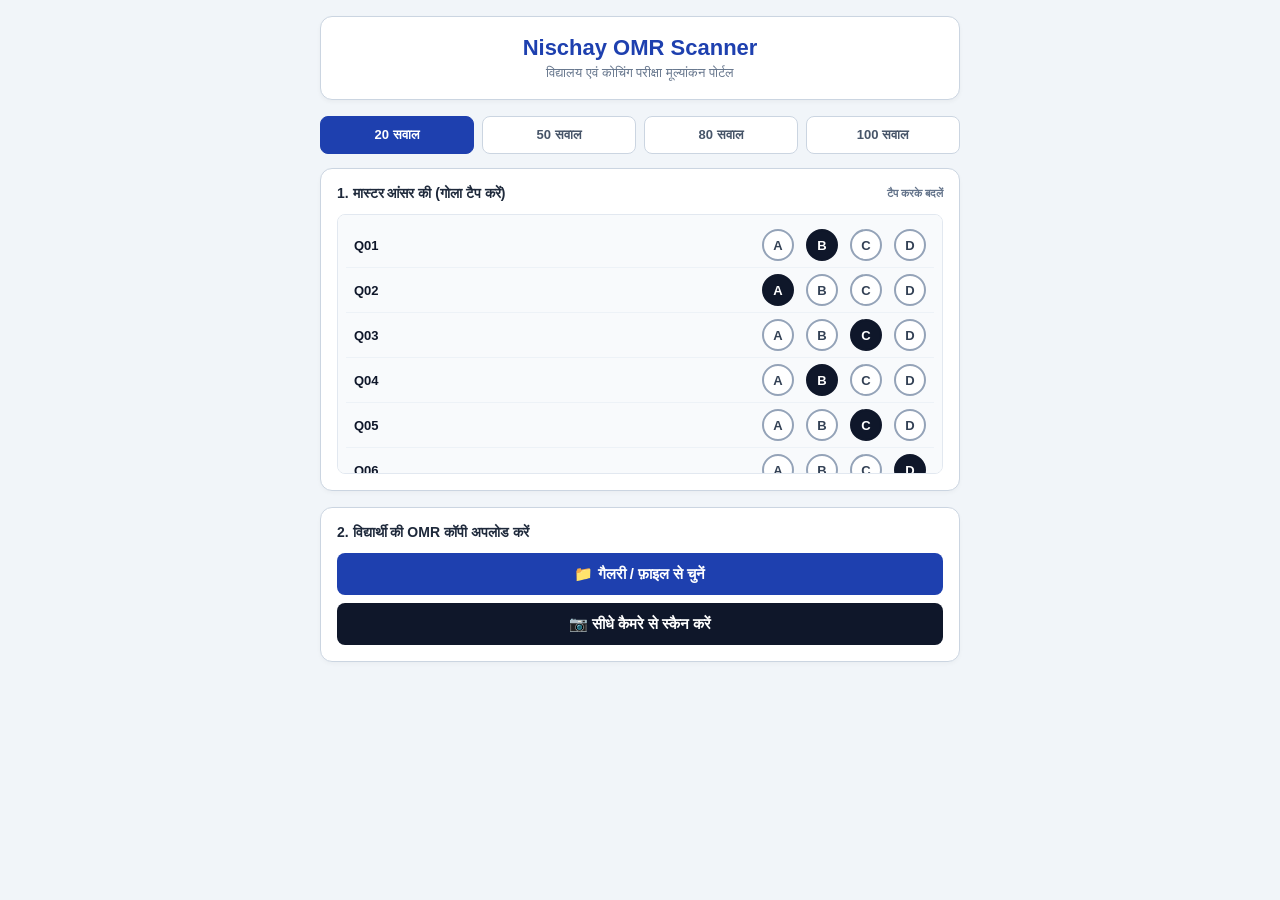
<file: frontend/index.html>
<!DOCTYPE html>
<html lang="hi">
<head>
  <meta charset="UTF-8">
  <meta name="viewport" content="width=device-width, initial-scale=1.0, maximum-scale=1.0, user-scalable=no">
  <title>Nischay OMR Suite</title>
  <link rel="stylesheet" href="style.css">
</head>
<body>

<div class="app-wrapper">
  <header>
    <h1>Nischay OMR Scanner</h1>
    <p>विद्यालय एवं कोचिंग परीक्षा मूल्यांकन पोर्टल</p>
  </header>

  <div class="tabs">
    <div class="tab-btn active" onclick="setQuestions(20)">20 सवाल</div>
    <div class="tab-btn" onclick="setQuestions(50)">50 सवाल</div>
    <div class="tab-btn" onclick="setQuestions(80)">80 सवाल</div>
    <div class="tab-btn" onclick="setQuestions(100)">100 सवाल</div>
  </div>

  <div class="card">
    <div class="card-title">
      <span>1. मास्टर आंसर की (गोला टैप करें)</span>
      <span style="font-size:11px; color:#64748b;">टैप करके बदलें</span>
    </div>
    <div class="bubble-matrix" id="matrixContainer"></div>
  </div>

  <div class="card">
    <div class="card-title">2. विद्यार्थी की OMR कॉपी अपलोड करें</div>
    <input type="file" id="fileUpload" accept="image/*" style="display:none;" onchange="onFileSelected()">
    <button class="btn btn-primary" onclick="document.getElementById('fileUpload').click()">
      📁 गैलरी / फ़ाइल से चुनें
    </button>
    <button class="btn btn-dark" onclick="triggerCamera()">
      📷 सीधे कैमरे से स्कैन करें
    </button>
  </div>

  <div class="loader" id="loader">शीट का विश्लेषण हो रहा है... कृपया रुकें</div>

  <div class="results-panel" id="resultsPanel">
    <div class="score-banner">
      <h3>कुल प्राप्तांक (Score)</h3>
      <div class="number" id="scoreDisplay">0 / 20</div>
      <div class="breakdown">
        <div class="breakdown-box"><div class="b-val" id="cntCor">0</div><div class="b-lbl">सही</div></div>
        <div class="breakdown-box"><div class="b-val" id="cntWro">0</div><div class="b-lbl">गलत</div></div>
        <div class="breakdown-box"><div class="b-val" id="cntInv">0</div><div class="b-lbl">अमान्य</div></div>
        <div class="breakdown-box"><div class="b-val" id="cntSkp">0</div><div class="b-lbl">छोड़ा</div></div>
      </div>
    </div>

    <button class="btn btn-green" onclick="downloadExcel()">
      📥 मार्कशीट एक्सेल (.xlsx) डाउनलोड करें
    </button>

    <div class="card" style="margin-top:16px; overflow-x:auto;">
      <div class="card-title">प्रश्न-वार विस्तृत रिपोर्ट</div>
      <div id="tableContainer"></div>
    </div>
  </div>
</div>

<script src="app.js"></script>
</body>
</html>
</file>
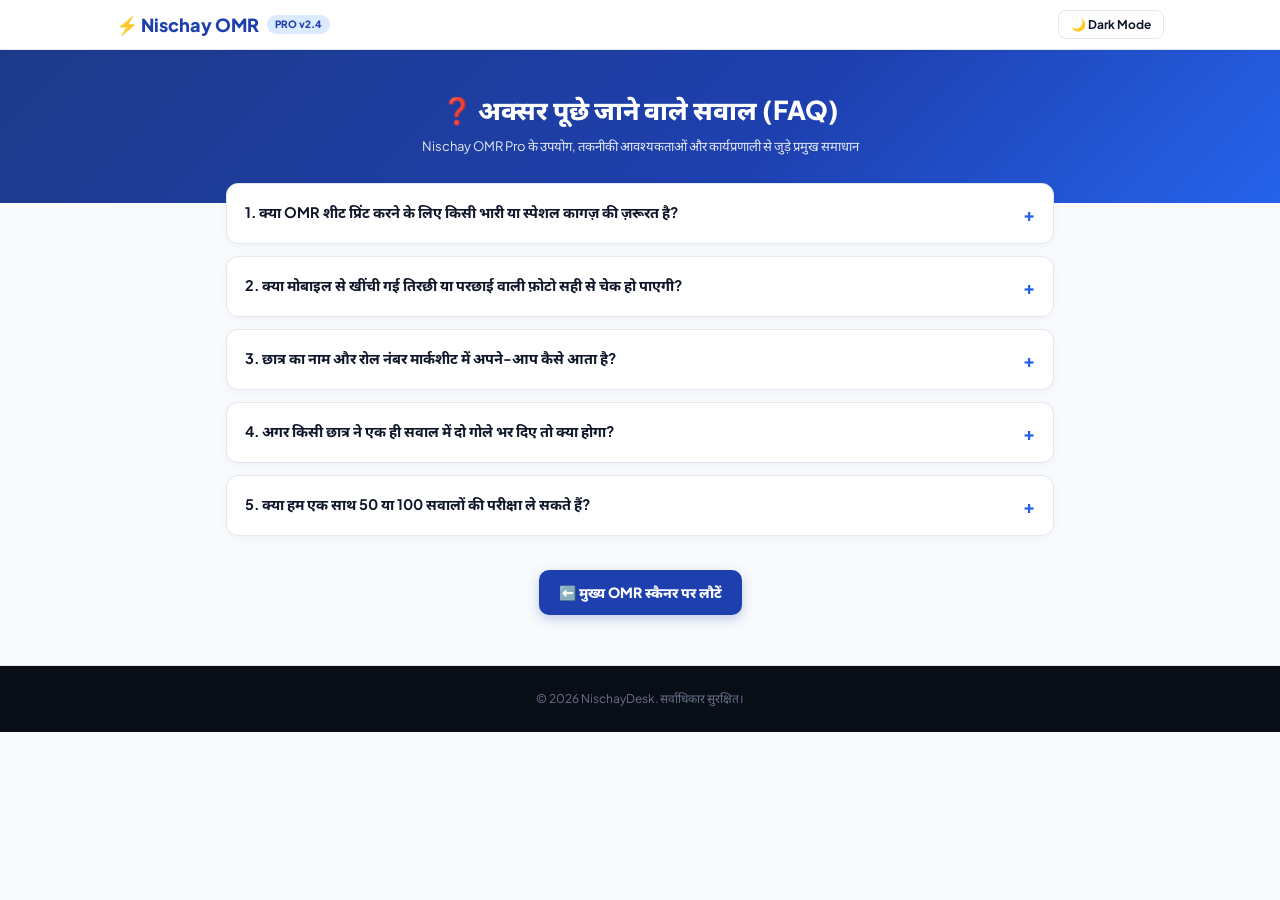
<file: faq.html>
<!DOCTYPE html>
<html lang="hi">
<head>
  <meta charset="UTF-8">
  <meta name="viewport" content="width=device-width, initial-scale=1.0, maximum-scale=1.0, user-scalable=no">
  <title>Frequently Asked Questions - Nischay OMR Pro</title>
  <link rel="preconnect" href="https://fonts.googleapis.com">
  <link rel="preconnect" href="https://fonts.gstatic.com" crossorigin>
  <link href="https://fonts.googleapis.com/css2?family=Plus+Jakarta+Sans:wght@500;600;700;800&family=Noto+Sans+Devanagari:wght@500;600;700;800&display=swap" rel="stylesheet">
  <link rel="stylesheet" href="style.css">
  <style>
    /* Blue Loading Screen Animation */
    #pageLoader {
      position: fixed;
      inset: 0;
      background: #ffffff;
      z-index: 9999;
      display: flex;
      flex-direction: column;
      align-items: center;
      justify-content: center;
      transition: opacity 0.3s ease, visibility 0.3s ease;
    }
    body.dark-mode #pageLoader {
      background: #0b0f19;
    }
    .blue-spinner {
      width: 48px;
      height: 48px;
      border: 4px solid #dbeafe;
      border-top-color: #2563eb;
      border-radius: 50%;
      animation: spin 0.8s linear infinite;
    }
    .loader-text {
      margin-top: 14px;
      font-size: 13px;
      font-weight: 700;
      color: #1e40af;
      letter-spacing: 0.5px;
    }
    body.dark-mode .loader-text {
      color: #60a5fa;
    }
    @keyframes spin {
      to { transform: rotate(360deg); }
    }

    .page-header {
      background: linear-gradient(135deg, #1e3a8a 0%, #1e40af 60%, #2563eb 100%);
      color: #ffffff;
      padding: 40px 18px 46px;
      text-align: center;
    }
    .page-header h1 {
      font-size: 26px;
      font-weight: 800;
      margin-bottom: 8px;
    }
    .page-header p {
      font-size: 13px;
      color: #e2e8f0;
      max-width: 650px;
      margin: 0 auto;
    }
    .content-body {
      max-width: 860px;
      margin: -20px auto 50px;
      padding: 0 16px;
    }
    .faq-card {
      background: var(--card-bg, #ffffff);
      border: 1px solid var(--card-border, #e2e8f0);
      border-radius: 12px;
      margin-bottom: 12px;
      overflow: hidden;
      box-shadow: 0 2px 8px rgba(15, 23, 42, 0.04);
    }
    .faq-q {
      padding: 16px 18px;
      font-size: 14.5px;
      font-weight: 700;
      cursor: pointer;
      display: flex;
      justify-content: space-between;
      align-items: center;
      color: var(--text-main, #0f172a);
      user-select: none;
    }
    .faq-q:hover {
      background: var(--section-alt, #f8fafc);
    }
    .faq-a {
      display: none;
      padding: 0 18px 16px;
      font-size: 13.5px;
      color: var(--text-muted, #475569);
      line-height: 1.8;
      border-top: 1px solid var(--card-border, #e2e8f0);
      padding-top: 12px;
    }
    .faq-icon {
      font-size: 18px;
      color: #2563eb;
      font-weight: 800;
    }
    .btn-back-home {
      display: inline-flex;
      align-items: center;
      gap: 8px;
      background: #1e40af;
      color: #ffffff;
      text-decoration: none;
      padding: 12px 20px;
      border-radius: 10px;
      font-weight: 800;
      font-size: 14px;
      margin-top: 10px;
      box-shadow: 0 4px 12px rgba(30, 64, 175, 0.25);
    }
  </style>
</head>
<body>

  <!-- Blue Loader -->
  <div id="pageLoader">
    <div class="blue-spinner"></div>
    <div class="loader-text">Nischay OMR Pro लोड हो रहा है...</div>
  </div>

  <!-- Navbar -->
  <nav class="top-navbar">
    <div class="nav-container">
      <a href="index.html" class="brand-logo">
        ⚡ Nischay OMR <span class="brand-badge">PRO v2.4</span>
      </a>
      <div class="nav-right-tools">
        <button class="nav-ctrl-btn" id="themeToggleBtn" onclick="toggleTheme()">🌙 Theme</button>
      </div>
    </div>
  </nav>

  <!-- Header -->
  <header class="page-header">
    <h1>❓ अक्सर पूछे जाने वाले सवाल (FAQ)</h1>
    <p>Nischay OMR Pro के उपयोग, तकनीकी आवश्यकताओं और कार्यप्रणाली से जुड़े प्रमुख समाधान</p>
  </header>

  <div class="content-body">

    <div class="faq-card">
      <div class="faq-q" onclick="toggleFaqLocal(1)">
        <span>1. क्या OMR शीट प्रिंट करने के लिए किसी भारी या स्पेशल कागज़ की ज़रूरत है?</span>
        <span class="faq-icon" id="fi-1">+</span>
      </div>
      <div class="faq-a" id="fa-1">
        बिल्कुल नहीं! आप अपनी कोचिंग या स्कूल की OMR शीट किसी भी साधारण फोटोकॉपी (70 या 75 GSM) कागज़ पर सामान्य लेज़र प्रिंटर या ज़ेरॉक्स मशीन से प्रिंट करा सकते हैं। हमारा न्यूरल विज़न इंजन सादे कागज़ पर भी 100% सटीकता से काम करता है।
      </div>
    </div>

    <div class="faq-card">
      <div class="faq-q" onclick="toggleFaqLocal(2)">
        <span>2. क्या मोबाइल से खींची गई तिरछी या परछाई वाली फ़ोटो सही से चेक हो पाएगी?</span>
        <span class="faq-icon" id="fi-2">+</span>
      </div>
      <div class="faq-a" id="fa-2">
        हाँ, Nischay OMR Pro में 4-पॉइंट ऑटो-डेस्क्यू और पर्सपेक्टिव करेक्शन इंजन लगा है। अगर फ़ोटो थोड़ी तिरछी भी है, तो सिस्टम कोनों के मार्कर पहचानकर शीट को डिजिटल रूप से 90° सीधा कर लेता है और शैडो-फ़िल्टरिंग द्वारा परछाई को हटाकर सिर्फ़ भरे हुए गोले पहचानता है।
      </div>
    </div>

    <div class="faq-card">
      <div class="faq-q" onclick="toggleFaqLocal(3)">
        <span>3. छात्र का नाम और रोल नंबर मार्कशीट में अपने-आप कैसे आता है?</span>
        <span class="faq-icon" id="fi-3">+</span>
      </div>
      <div class="faq-a" id="fa-3">
        हमारा AI मॉडल ओएमआर बबल्स के साथ-साथ शीट के ऊपरी हिस्से में लिखे CANDIDATE NAME और ROLL NUMBER को हैंड-रिटन OCR से पढ़ता है और उसे मार्कशीट व एक्सेल रिपोर्ट में दर्ज कर देता है।
      </div>
    </div>

    <div class="faq-card">
      <div class="faq-q" onclick="toggleFaqLocal(4)">
        <span>4. अगर किसी छात्र ने एक ही सवाल में दो गोले भर दिए तो क्या होगा?</span>
        <span class="faq-icon" id="fi-4">+</span>
      </div>
      <div class="faq-a" id="fa-4">
        सिस्टम उसे तुरंत 'अमान्य' (INVALID) चिह्नित करेगा। उस प्रश्न के लिए 0 अंक दिया जाएगा और स्कोरकार्ड में भी स्पष्ट दिखेगा कि छात्र ने एक से अधिक विकल्प भरे थे।
      </div>
    </div>

    <div class="faq-card">
      <div class="faq-q" onclick="toggleFaqLocal(5)">
        <span>5. क्या हम एक साथ 50 या 100 सवालों की परीक्षा ले सकते हैं?</span>
        <span class="faq-icon" id="fi-5">+</span>
      </div>
      <div class="faq-a" id="fa-5">
        जी हाँ! मुख्य स्कैनर कंसोल पर आप 5 से लेकर 100 सवालों तक की कोई भी संख्या स्लाइडर से चुन सकते हैं। मास्टर उत्तर कुंजी का ग्रिड अपने-आप उतने सवालों के लिए तैयार हो जाएगा।
      </div>
    </div>

    <div style="text-align: center; margin-top: 24px;">
      <a href="index.html" class="btn-back-home">⬅️ मुख्य OMR स्कैनर पर लौटें</a>
    </div>

  </div>

  <footer style="margin-top: 40px; text-align: center; padding: 24px; font-size: 12px; color: #64748b; border-top: 1px solid var(--card-border, #e2e8f0);">
    © 2026 NischayDesk. सर्वाधिकार सुरक्षित।
  </footer>

  <script src="theme_engine.js"></script>
  <script>
    function toggleFaqLocal(id) {
      const a = document.getElementById("fa-" + id);
      const icon = document.getElementById("fi-" + id);
      if (a.style.display === "block") {
        a.style.display = "none";
        icon.innerText = "+";
      } else {
        a.style.display = "block";
        icon.innerText = "−";
      }
    }

    window.addEventListener("load", () => {
      setTimeout(() => {
        const loader = document.getElementById("pageLoader");
        if (loader) {
          loader.style.opacity = "0";
          setTimeout(() => loader.style.display = "none", 300);
        }
      }, 400);
    });
  </script>
</body>
</html>
</file>
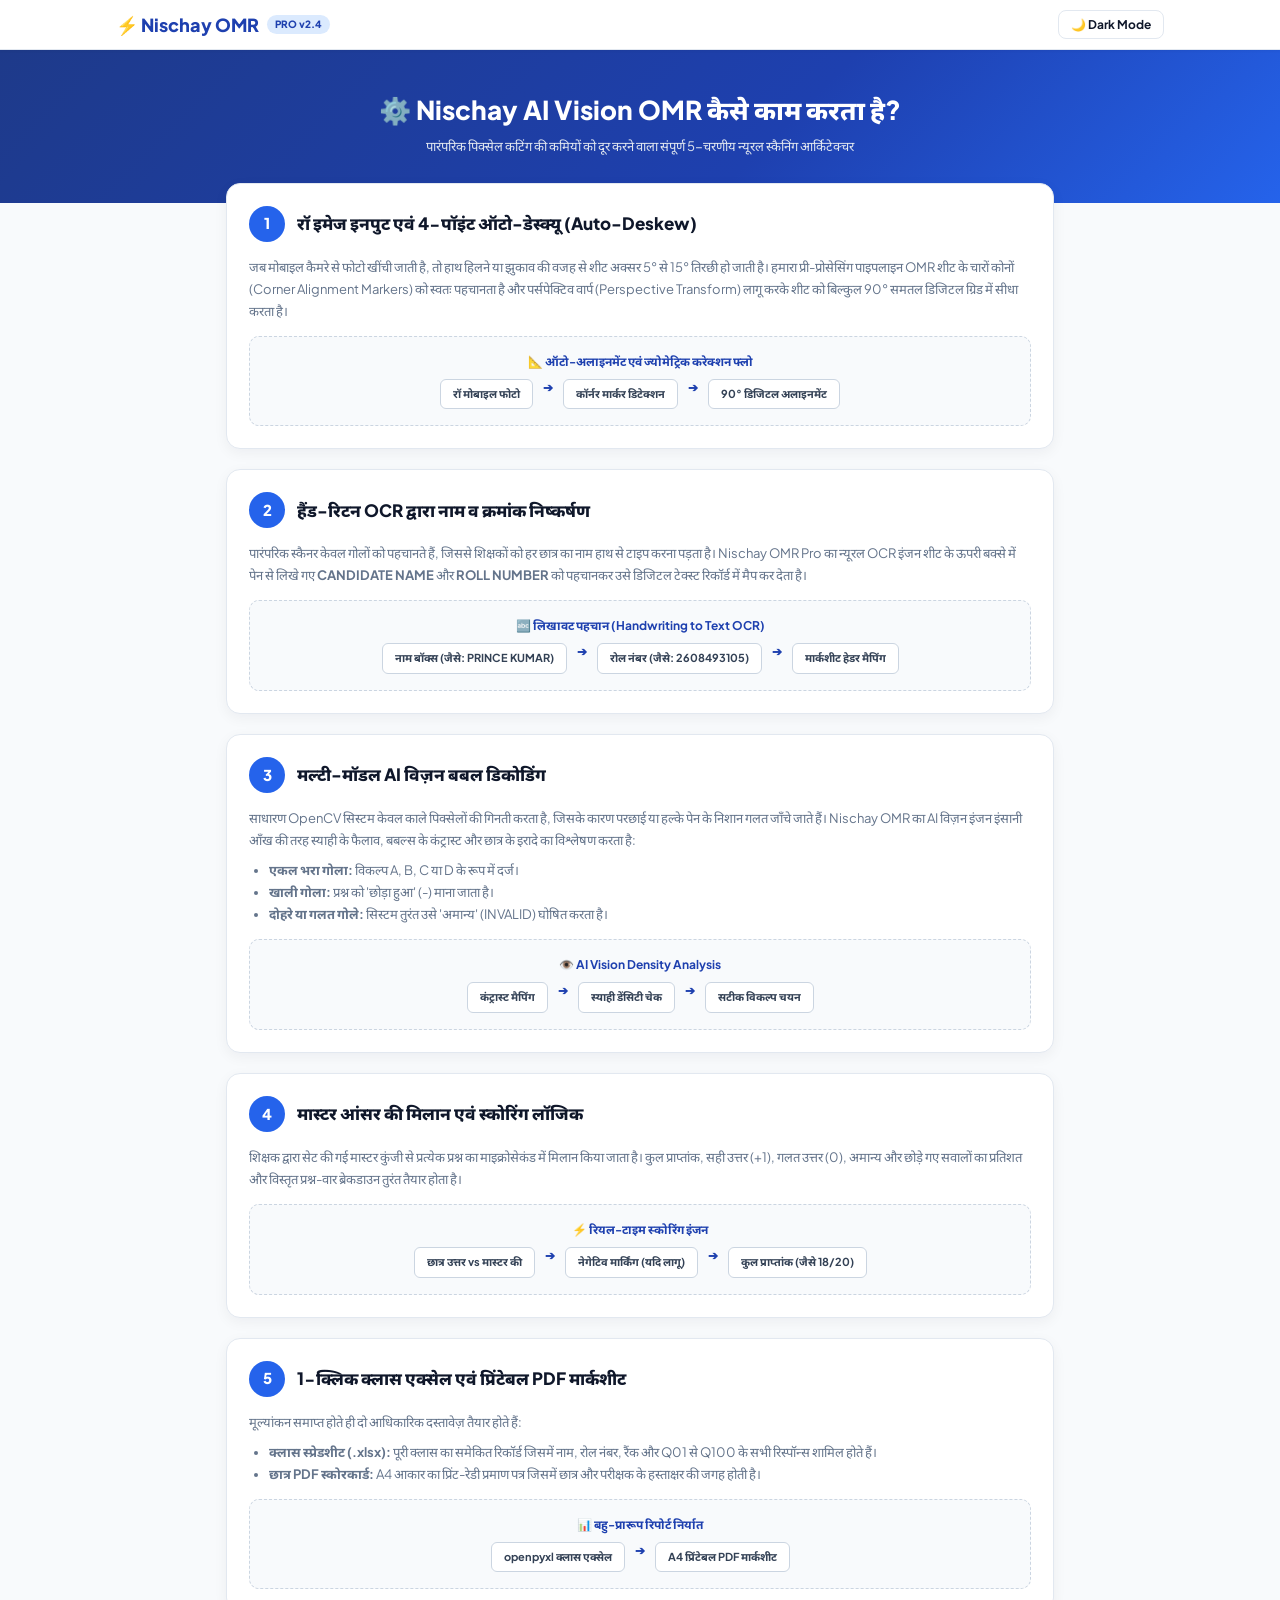
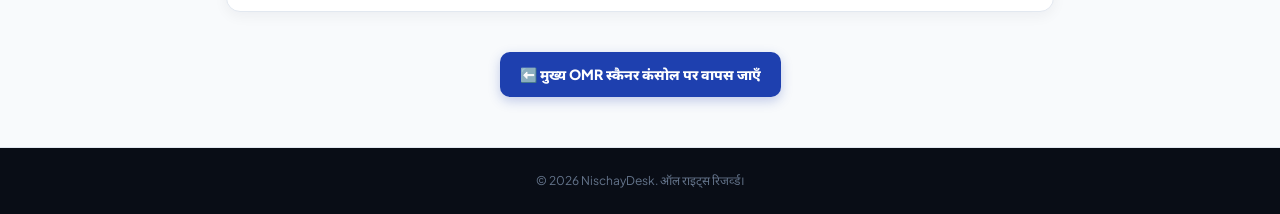
<file: how_its_workes.html>
<!DOCTYPE html>
<html lang="hi">
<head>
  <meta charset="UTF-8">
  <meta name="viewport" content="width=device-width, initial-scale=1.0, maximum-scale=1.0, user-scalable=no">
  <title>How It Works - Nischay OMR Pro AI Architecture</title>
  <link rel="preconnect" href="https://fonts.googleapis.com">
  <link rel="preconnect" href="https://fonts.gstatic.com" crossorigin>
  <link href="https://fonts.googleapis.com/css2?family=Plus+Jakarta+Sans:wght@500;600;700;800&family=Noto+Sans+Devanagari:wght@500;600;700;800&display=swap" rel="stylesheet">
  <link rel="stylesheet" href="style.css">
  <style>
    .page-header {
      background: linear-gradient(135deg, #1e3a8a 0%, #1e40af 60%, #2563eb 100%);
      color: #ffffff;
      padding: 40px 18px 46px;
      text-align: center;
    }
    .page-header h1 {
      font-size: 26px;
      font-weight: 800;
      margin-bottom: 8px;
    }
    .page-header p {
      font-size: 13px;
      color: #e2e8f0;
      max-width: 600px;
      margin: 0 auto;
    }
    .content-body {
      max-width: 860px;
      margin: -20px auto 50px;
      padding: 0 16px;
    }
    .step-card {
      background: var(--card-bg, #ffffff);
      border: 1px solid var(--card-border, #e2e8f0);
      border-radius: 14px;
      padding: 22px;
      margin-bottom: 20px;
      box-shadow: 0 4px 14px rgba(15, 23, 42, 0.05);
    }
    .step-header {
      display: flex;
      align-items: center;
      gap: 12px;
      margin-bottom: 14px;
    }
    .step-badge {
      width: 36px;
      height: 36px;
      background: #2563eb;
      color: #ffffff;
      border-radius: 50%;
      display: flex;
      align-items: center;
      justify-content: center;
      font-weight: 800;
      font-size: 15px;
      flex-shrink: 0;
    }
    .step-title {
      font-size: 17px;
      font-weight: 800;
      color: var(--text-main, #0f172a);
    }
    .step-desc {
      font-size: 13px;
      color: var(--text-muted, #475569);
      line-height: 1.7;
      margin-bottom: 14px;
    }
    .visual-box {
      background: #f8fafc;
      border: 1.5px dashed #cbd5e1;
      border-radius: 10px;
      padding: 16px;
      text-align: center;
      font-size: 12px;
      color: #1e40af;
      font-weight: 700;
      display: flex;
      flex-direction: column;
      gap: 8px;
    }
    body.dark-mode .visual-box {
      background: #131b2e;
      border-color: #334155;
      color: #60a5fa;
    }
    .diagram-row {
      display: flex;
      justify-content: center;
      gap: 10px;
      flex-wrap: wrap;
    }
    .diagram-tag {
      background: #ffffff;
      border: 1px solid #cbd5e1;
      padding: 6px 12px;
      border-radius: 6px;
      font-size: 11px;
      color: #334155;
    }
    body.dark-mode .diagram-tag {
      background: #1e293b;
      border-color: #475569;
      color: #e2e8f0;
    }
    .btn-back-home {
      display: inline-flex;
      align-items: center;
      gap: 8px;
      background: #1e40af;
      color: #ffffff;
      text-decoration: none;
      padding: 12px 20px;
      border-radius: 10px;
      font-weight: 800;
      font-size: 14px;
      margin-top: 10px;
      box-shadow: 0 4px 12px rgba(30, 64, 175, 0.25);
    }
  </style>
</head>
<body>

  <!-- Top Bar -->
  <nav class="top-navbar">
    <div class="nav-container">
      <a href="index.html" class="brand-logo">
        ⚡ Nischay OMR <span class="brand-badge">PRO v2.4</span>
      </a>
      <div class="nav-right-tools">
        <button class="nav-ctrl-btn" id="themeToggleBtn" onclick="toggleTheme()">🌙 Theme</button>
      </div>
    </div>
  </nav>

  <!-- Hero Header -->
  <header class="page-header">
    <h1>⚙️ Nischay AI Vision OMR कैसे काम करता है?</h1>
    <p>पारंपरिक पिक्सेल कटिंग की कमियों को दूर करने वाला संपूर्ण 5-चरणीय न्यूरल स्कैनिंग आर्किटेक्चर</p>
  </header>

  <div class="content-body">

    <!-- Step 1 -->
    <div class="step-card">
      <div class="step-header">
        <div class="step-badge">1</div>
        <div class="step-title">रॉ इमेज इनपुट एवं 4-पॉइंट ऑटो-डेस्क्यू (Auto-Deskew)</div>
      </div>
      <div class="step-desc">
        जब मोबाइल कैमरे से फोटो खींची जाती है, तो हाथ हिलने या झुकाव की वजह से शीट अक्सर 5° से 15° तिरछी हो जाती है। हमारा प्री-प्रोसेसिंग पाइपलाइन OMR शीट के चारों कोनों (Corner Alignment Markers) को स्वतः पहचानता है और पर्सपेक्टिव वार्प (Perspective Transform) लागू करके शीट को बिल्कुल 90° समतल डिजिटल ग्रिड में सीधा करता है।
      </div>
      <div class="visual-box">
        <div>📐 ऑटो-अलाइनमेंट एवं ज्योमेट्रिक करेक्शन फ्लो</div>
        <div class="diagram-row">
          <span class="diagram-tag">रॉ मोबाइल फोटो</span>
          <span>➔</span>
          <span class="diagram-tag">कॉर्नर मार्कर डिटेक्शन</span>
          <span>➔</span>
          <span class="diagram-tag">90° डिजिटल अलाइनमेंट</span>
        </div>
      </div>
    </div>

    <!-- Step 2 -->
    <div class="step-card">
      <div class="step-header">
        <div class="step-badge">2</div>
        <div class="step-title">हैंड-रिटन OCR द्वारा नाम व क्रमांक निष्कर्षण</div>
      </div>
      <div class="step-desc">
        पारंपरिक स्कैनर केवल गोलों को पहचानते हैं, जिससे शिक्षकों को हर छात्र का नाम हाथ से टाइप करना पड़ता है। Nischay OMR Pro का न्यूरल OCR इंजन शीट के ऊपरी बक्से में पेन से लिखे गए <strong>CANDIDATE NAME</strong> और <strong>ROLL NUMBER</strong> को पहचानकर उसे डिजिटल टेक्स्ट रिकॉर्ड में मैप कर देता है।
      </div>
      <div class="visual-box">
        <div>🔤 लिखावट पहचान (Handwriting to Text OCR)</div>
        <div class="diagram-row">
          <span class="diagram-tag">नाम बॉक्स (जैसे: PRINCE KUMAR)</span>
          <span>➔</span>
          <span class="diagram-tag">रोल नंबर (जैसे: 2608493105)</span>
          <span>➔</span>
          <span class="diagram-tag">मार्कशीट हेडर मैपिंग</span>
        </div>
      </div>
    </div>

    <!-- Step 3 -->
    <div class="step-card">
      <div class="step-header">
        <div class="step-badge">3</div>
        <div class="step-title">मल्टी-मॉडल AI विज़न बबल डिकोडिंग</div>
      </div>
      <div class="step-desc">
        साधारण OpenCV सिस्टम केवल काले पिक्सेलों की गिनती करता है, जिसके कारण परछाई या हल्के पेन के निशान गलत जाँचे जाते हैं। Nischay OMR का AI विज़न इंजन इंसानी आँख की तरह स्याही के फैलाव, बबल्स के कंट्रास्ट और छात्र के इरादे का विश्लेषण करता है:
        <ul style="margin-top: 8px; padding-left: 20px;">
          <li><strong>एकल भरा गोला:</strong> विकल्प A, B, C या D के रूप में दर्ज।</li>
          <li><strong>खाली गोला:</strong> प्रश्न को 'छोड़ा हुआ' (-) माना जाता है।</li>
          <li><strong>दोहरे या गलत गोले:</strong> सिस्टम तुरंत उसे 'अमान्य' (INVALID) घोषित करता है।</li>
        </ul>
      </div>
      <div class="visual-box">
        <div>👁️ AI Vision Density Analysis</div>
        <div class="diagram-row">
          <span class="diagram-tag">कंट्रास्ट मैपिंग</span>
          <span>➔</span>
          <span class="diagram-tag">स्याही डेंसिटी चेक</span>
          <span>➔</span>
          <span class="diagram-tag">सटीक विकल्प चयन</span>
        </div>
      </div>
    </div>

    <!-- Step 4 -->
    <div class="step-card">
      <div class="step-header">
        <div class="step-badge">4</div>
        <div class="step-title">मास्टर आंसर की मिलान एवं स्कोरिंग लॉजिक</div>
      </div>
      <div class="step-desc">
        शिक्षक द्वारा सेट की गई मास्टर कुंजी से प्रत्येक प्रश्न का माइक्रोसेकंड में मिलान किया जाता है। कुल प्राप्तांक, सही उत्तर (+1), गलत उत्तर (0), अमान्य और छोड़े गए सवालों का प्रतिशत और विस्तृत प्रश्न-वार ब्रेकडाउन तुरंत तैयार होता है।
      </div>
      <div class="visual-box">
        <div>⚡ रियल-टाइम स्कोरिंग इंजन</div>
        <div class="diagram-row">
          <span class="diagram-tag">छात्र उत्तर vs मास्टर की</span>
          <span>➔</span>
          <span class="diagram-tag">नेगेटिव मार्किंग (यदि लागू)</span>
          <span>➔</span>
          <span class="diagram-tag">कुल प्राप्तांक (जैसे 18/20)</span>
        </div>
      </div>
    </div>

    <!-- Step 5 -->
    <div class="step-card">
      <div class="step-header">
        <div class="step-badge">5</div>
        <div class="step-title">1-क्लिक क्लास एक्सेल एवं प्रिंटेबल PDF मार्कशीट</div>
      </div>
      <div class="step-desc">
        मूल्यांकन समाप्त होते ही दो आधिकारिक दस्तावेज़ तैयार होते हैं:
        <ul style="margin-top: 8px; padding-left: 20px;">
          <li><strong>क्लास स्प्रेडशीट (.xlsx):</strong> पूरी क्लास का समेकित रिकॉर्ड जिसमें नाम, रोल नंबर, रैंक और Q01 से Q100 के सभी रिस्पॉन्स शामिल होते हैं।</li>
          <li><strong>छात्र PDF स्कोरकार्ड:</strong> A4 आकार का प्रिंट-रेडी प्रमाण पत्र जिसमें छात्र और परीक्षक के हस्ताक्षर की जगह होती है।</li>
        </ul>
      </div>
      <div class="visual-box">
        <div>📊 बहु-प्रारूप रिपोर्ट निर्यात</div>
        <div class="diagram-row">
          <span class="diagram-tag">openpyxl क्लास एक्सेल</span>
          <span>➔</span>
          <span class="diagram-tag">A4 प्रिंटेबल PDF मार्कशीट</span>
        </div>
      </div>
    </div>

    <!-- Action Link -->
    <div style="text-align: center; margin-top: 30px;">
      <a href="index.html" class="btn-back-home">
        ⬅️ मुख्य OMR स्कैनर कंसोल पर वापस जाएँ
      </a>
    </div>

  </div>

  <footer style="margin-top: 40px; text-align: center; padding: 24px; font-size: 12px; color: #64748b; border-top: 1px solid var(--card-border, #e2e8f0);">
    © 2026 NischayDesk. ऑल राइट्स रिजर्व्ड।
  </footer>

  <script src="theme_engine.js"></script>
</body>
</html>
</file>
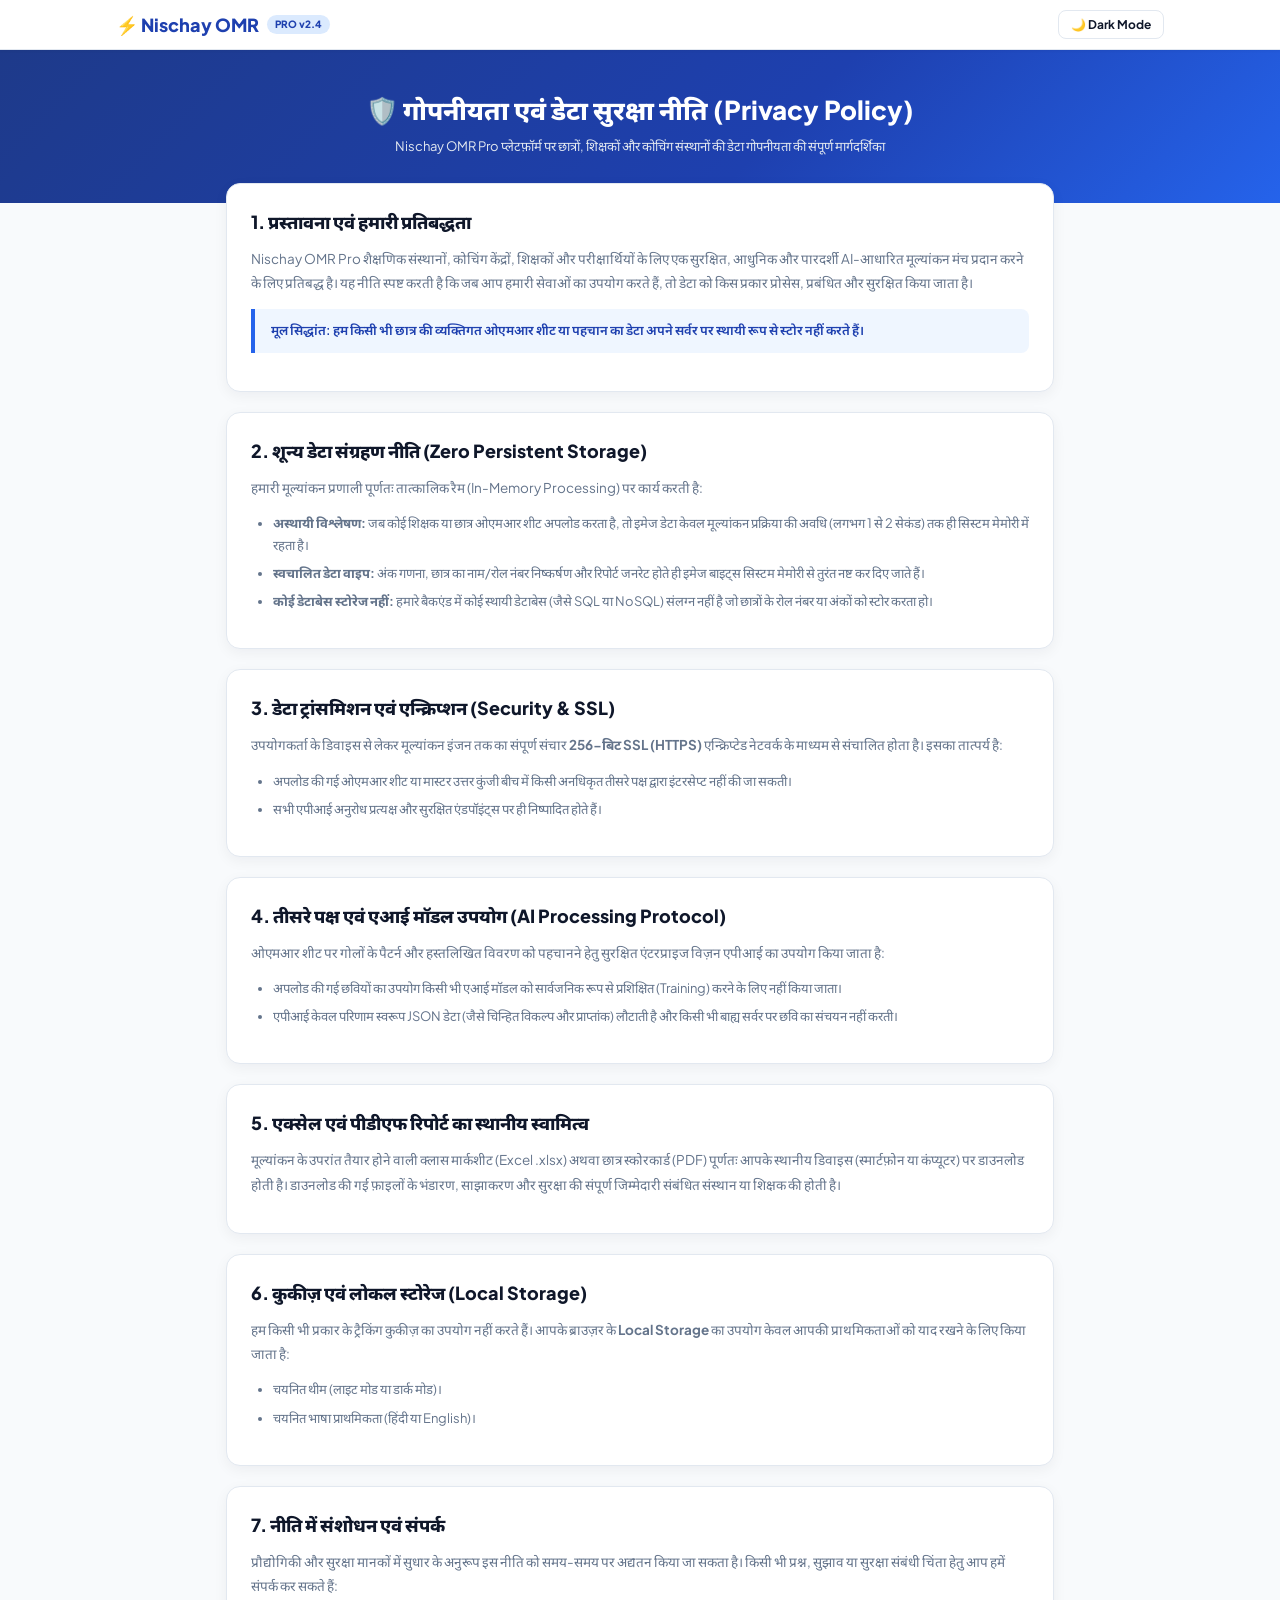
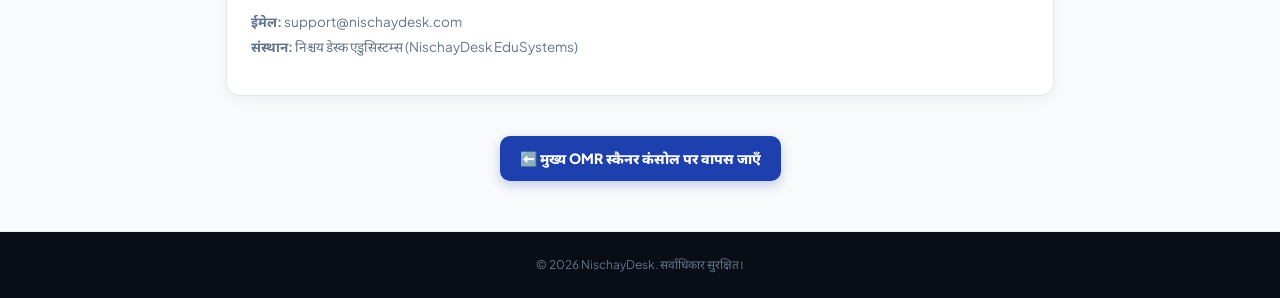
<file: privacy.html>
<!DOCTYPE html>
<html lang="hi">
<head>
  <meta charset="UTF-8">
  <meta name="viewport" content="width=device-width, initial-scale=1.0, maximum-scale=1.0, user-scalable=no">
  <title>Privacy Policy - Nischay OMR Pro Data Governance</title>
  <link rel="preconnect" href="https://fonts.googleapis.com">
  <link rel="preconnect" href="https://fonts.gstatic.com" crossorigin>
  <link href="https://fonts.googleapis.com/css2?family=Plus+Jakarta+Sans:wght@500;600;700;800&family=Noto+Sans+Devanagari:wght@500;600;700;800&display=swap" rel="stylesheet">
  <link rel="stylesheet" href="style.css">
  <style>
    .page-header {
      background: linear-gradient(135deg, #1e3a8a 0%, #1e40af 60%, #2563eb 100%);
      color: #ffffff;
      padding: 40px 18px 46px;
      text-align: center;
    }
    .page-header h1 {
      font-size: 26px;
      font-weight: 800;
      margin-bottom: 8px;
    }
    .page-header p {
      font-size: 13px;
      color: #e2e8f0;
      max-width: 650px;
      margin: 0 auto;
    }
    .content-body {
      max-width: 860px;
      margin: -20px auto 50px;
      padding: 0 16px;
    }
    .policy-card {
      background: var(--card-bg, #ffffff);
      border: 1px solid var(--card-border, #e2e8f0);
      border-radius: 14px;
      padding: 24px;
      margin-bottom: 20px;
      box-shadow: 0 4px 14px rgba(15, 23, 42, 0.05);
    }
    .policy-card h2 {
      font-size: 18px;
      font-weight: 800;
      color: var(--text-main, #0f172a);
      margin-bottom: 12px;
      display: flex;
      align-items: center;
      gap: 10px;
    }
    .policy-card p {
      font-size: 13.5px;
      color: var(--text-muted, #475569);
      line-height: 1.8;
      margin-bottom: 12px;
    }
    .policy-card ul {
      padding-left: 22px;
      margin-bottom: 12px;
    }
    .policy-card li {
      font-size: 13px;
      color: var(--text-muted, #475569);
      line-height: 1.7;
      margin-bottom: 6px;
    }
    .highlight-badge {
      background: #eff6ff;
      border-left: 4px solid #2563eb;
      padding: 12px 16px;
      border-radius: 0 8px 8px 0;
      font-size: 13px;
      color: #1e40af;
      font-weight: 600;
      margin: 14px 0;
    }
    body.dark-mode .highlight-badge {
      background: #131b2e;
      border-left-color: #3b82f6;
      color: #93c5fd;
    }
    .btn-back-home {
      display: inline-flex;
      align-items: center;
      gap: 8px;
      background: #1e40af;
      color: #ffffff;
      text-decoration: none;
      padding: 12px 20px;
      border-radius: 10px;
      font-weight: 800;
      font-size: 14px;
      margin-top: 10px;
      box-shadow: 0 4px 12px rgba(30, 64, 175, 0.25);
    }
  </style>
</head>
<body>

  <!-- Top Bar -->
  <nav class="top-navbar">
    <div class="nav-container">
      <a href="index.html" class="brand-logo">
        ⚡ Nischay OMR <span class="brand-badge">PRO v2.4</span>
      </a>
      <div class="nav-right-tools">
        <button class="nav-ctrl-btn" id="themeToggleBtn" onclick="toggleTheme()">🌙 Theme</button>
      </div>
    </div>
  </nav>

  <!-- Page Header -->
  <header class="page-header">
    <h1>🛡️ गोपनीयता एवं डेटा सुरक्षा नीति (Privacy Policy)</h1>
    <p>Nischay OMR Pro प्लेटफ़ॉर्म पर छात्रों, शिक्षकों और कोचिंग संस्थानों की डेटा गोपनीयता की संपूर्ण मार्गदर्शिका</p>
  </header>

  <div class="content-body">

    <!-- Section 1 -->
    <div class="policy-card">
      <h2>1. प्रस्तावना एवं हमारी प्रतिबद्धता</h2>
      <p>
        Nischay OMR Pro शैक्षणिक संस्थानों, कोचिंग केंद्रों, शिक्षकों और परीक्षार्थियों के लिए एक सुरक्षित, आधुनिक और पारदर्शी AI-आधारित मूल्यांकन मंच प्रदान करने के लिए प्रतिबद्ध है। यह नीति स्पष्ट करती है कि जब आप हमारी सेवाओं का उपयोग करते हैं, तो डेटा को किस प्रकार प्रोसेस, प्रबंधित और सुरक्षित किया जाता है।
      </p>
      <div class="highlight-badge">
        मूल सिद्धांत: हम किसी भी छात्र की व्यक्तिगत ओएमआर शीट या पहचान का डेटा अपने सर्वर पर स्थायी रूप से स्टोर नहीं करते हैं।
      </div>
    </div>

    <!-- Section 2 -->
    <div class="policy-card">
      <h2>2. शून्य डेटा संग्रहण नीति (Zero Persistent Storage)</h2>
      <p>हमारी मूल्यांकन प्रणाली पूर्णतः तात्कालिक रैम (In-Memory Processing) पर कार्य करती है:</p>
      <ul>
        <li><strong>अस्थायी विश्लेषण:</strong> जब कोई शिक्षक या छात्र ओएमआर शीट अपलोड करता है, तो इमेज डेटा केवल मूल्यांकन प्रक्रिया की अवधि (लगभग 1 से 2 सेकंड) तक ही सिस्टम मेमोरी में रहता है।</li>
        <li><strong>स्वचालित डेटा वाइप:</strong> अंक गणना, छात्र का नाम/रोल नंबर निष्कर्षण और रिपोर्ट जनरेट होते ही इमेज बाइट्स सिस्टम मेमोरी से तुरंत नष्ट कर दिए जाते हैं।</li>
        <li><strong>कोई डेटाबेस स्टोरेज नहीं:</strong> हमारे बैकएंड में कोई स्थायी डेटाबेस (जैसे SQL या NoSQL) संलग्न नहीं है जो छात्रों के रोल नंबर या अंकों को स्टोर करता हो।</li>
      </ul>
    </div>

    <!-- Section 3 -->
    <div class="policy-card">
      <h2>3. डेटा ट्रांसमिशन एवं एन्क्रिप्शन (Security & SSL)</h2>
      <p>
        उपयोगकर्ता के डिवाइस से लेकर मूल्यांकन इंजन तक का संपूर्ण संचार <strong>256-बिट SSL (HTTPS)</strong> एन्क्रिप्टेड नेटवर्क के माध्यम से संचालित होता है। इसका तात्पर्य है:
      </p>
      <ul>
        <li>अपलोड की गई ओएमआर शीट या मास्टर उत्तर कुंजी बीच में किसी अनधिकृत तीसरे पक्ष द्वारा इंटरसेप्ट नहीं की जा सकती।</li>
        <li>सभी एपीआई अनुरोध प्रत्यक्ष और सुरक्षित एंडपॉइंट्स पर ही निष्पादित होते हैं।</li>
      </ul>
    </div>

    <!-- Section 4 -->
    <div class="policy-card">
      <h2>4. तीसरे पक्ष एवं एआई मॉडल उपयोग (AI Processing Protocol)</h2>
      <p>
        ओएमआर शीट पर गोलों के पैटर्न और हस्तलिखित विवरण को पहचानने हेतु सुरक्षित एंटरप्राइज विज़न एपीआई का उपयोग किया जाता है:
      </p>
      <ul>
        <li>अपलोड की गई छवियों का उपयोग किसी भी एआई मॉडल को सार्वजनिक रूप से प्रशिक्षित (Training) करने के लिए नहीं किया जाता।</li>
        <li>एपीआई केवल परिणाम स्वरूप JSON डेटा (जैसे चिन्हित विकल्प और प्राप्तांक) लौटाती है और किसी भी बाह्य सर्वर पर छवि का संचयन नहीं करती।</li>
      </ul>
    </div>

    <!-- Section 5 -->
    <div class="policy-card">
      <h2>5. एक्सेल एवं पीडीएफ रिपोर्ट का स्थानीय स्वामित्व</h2>
      <p>
        मूल्यांकन के उपरांत तैयार होने वाली क्लास मार्कशीट (Excel .xlsx) अथवा छात्र स्कोरकार्ड (PDF) पूर्णतः आपके स्थानीय डिवाइस (स्मार्टफ़ोन या कंप्यूटर) पर डाउनलोड होती है। डाउनलोड की गई फ़ाइलों के भंडारण, साझाकरण और सुरक्षा की संपूर्ण जिम्मेदारी संबंधित संस्थान या शिक्षक की होती है।
      </p>
    </div>

    <!-- Section 6 -->
    <div class="policy-card">
      <h2>6. कुकीज़ एवं लोकल स्टोरेज (Local Storage)</h2>
      <p>
        हम किसी भी प्रकार के ट्रैकिंग कुकीज़ का उपयोग नहीं करते हैं। आपके ब्राउज़र के <strong>Local Storage</strong> का उपयोग केवल आपकी प्राथमिकताओं को याद रखने के लिए किया जाता है:
      </p>
      <ul>
        <li>चयनित थीम (लाइट मोड या डार्क मोड)।</li>
        <li>चयनित भाषा प्राथमिकता (हिंदी या English)।</li>
      </ul>
    </div>

    <!-- Section 7 -->
    <div class="policy-card">
      <h2>7. नीति में संशोधन एवं संपर्क</h2>
      <p>
        प्रौद्योगिकी और सुरक्षा मानकों में सुधार के अनुरूप इस नीति को समय-समय पर अद्यतन किया जा सकता है। किसी भी प्रश्न, सुझाव या सुरक्षा संबंधी चिंता हेतु आप हमें संपर्क कर सकते हैं:
      </p>
      <p>
        <strong>ईमेल:</strong> support@nischaydesk.com<br>
        <strong>संस्थान:</strong> निश्चय डेस्क एडुसिस्टम्स (NischayDesk EduSystems)
      </p>
    </div>

    <!-- Back to Console Button -->
    <div style="text-align: center; margin-top: 30px;">
      <a href="index.html" class="btn-back-home">
        ⬅️ मुख्य OMR स्कैनर कंसोल पर वापस जाएँ
      </a>
    </div>

  </div>

  <footer style="margin-top: 40px; text-align: center; padding: 24px; font-size: 12px; color: #64748b; border-top: 1px solid var(--card-border, #e2e8f0);">
    © 2026 NischayDesk. सर्वाधिकार सुरक्षित।
  </footer>

  <script src="theme_engine.js"></script>
</body>
</html>
</file>
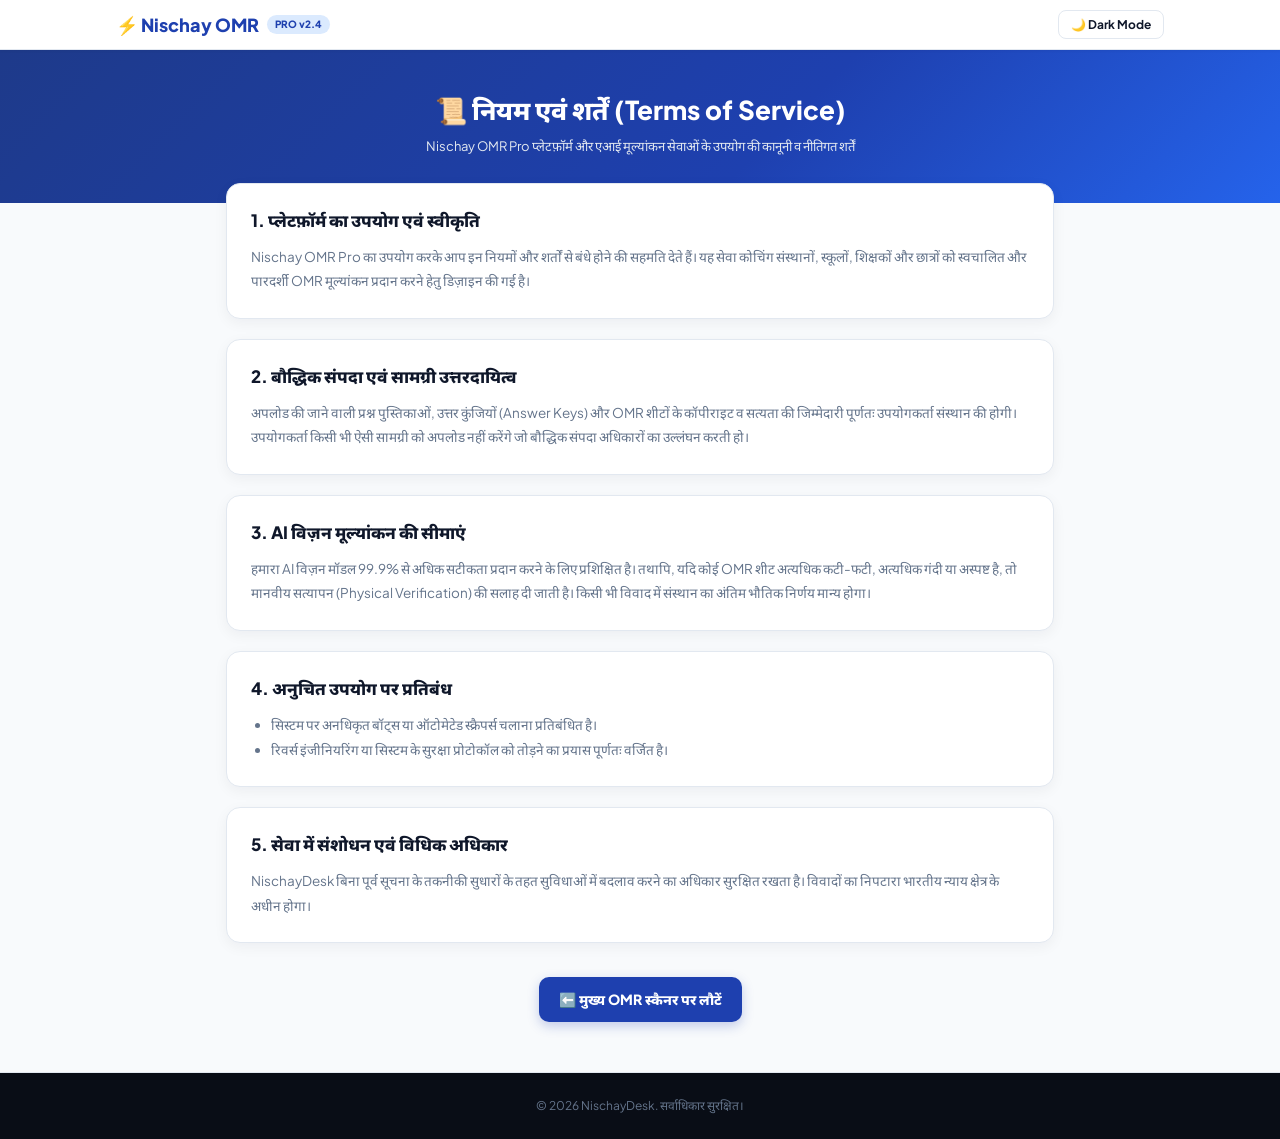
<file: terms.html>
<!DOCTYPE html>
<html lang="hi">
<head>
  <meta charset="UTF-8">
  <meta name="viewport" content="width=device-width, initial-scale=1.0, maximum-scale=1.0, user-scalable=no">
  <title>Terms of Service - Nischay OMR Pro</title>
  <link rel="preconnect" href="https://fonts.googleapis.com">
  <link rel="preconnect" href="https://fonts.gstatic.com" crossorigin>
  <link href="https://fonts.googleapis.com/css2?family=Plus+Jakarta+Sans:wght@500;600;700;800&family=Noto+Sans+Devanagari:wght@500;600;700;800&display=swap" rel="stylesheet">
  <link rel="stylesheet" href="style.css">
  <style>
    /* Blue Loading Screen Animation */
    #pageLoader {
      position: fixed;
      inset: 0;
      background: #ffffff;
      z-index: 9999;
      display: flex;
      flex-direction: column;
      align-items: center;
      justify-content: center;
      transition: opacity 0.3s ease, visibility 0.3s ease;
    }
    body.dark-mode #pageLoader {
      background: #0b0f19;
    }
    .blue-spinner {
      width: 48px;
      height: 48px;
      border: 4px solid #dbeafe;
      border-top-color: #2563eb;
      border-radius: 50%;
      animation: spin 0.8s linear infinite;
    }
    .loader-text {
      margin-top: 14px;
      font-size: 13px;
      font-weight: 700;
      color: #1e40af;
      letter-spacing: 0.5px;
    }
    body.dark-mode .loader-text {
      color: #60a5fa;
    }
    @keyframes spin {
      to { transform: rotate(360deg); }
    }

    .page-header {
      background: linear-gradient(135deg, #1e3a8a 0%, #1e40af 60%, #2563eb 100%);
      color: #ffffff;
      padding: 40px 18px 46px;
      text-align: center;
    }
    .page-header h1 {
      font-size: 26px;
      font-weight: 800;
      margin-bottom: 8px;
    }
    .page-header p {
      font-size: 13px;
      color: #e2e8f0;
      max-width: 650px;
      margin: 0 auto;
    }
    .content-body {
      max-width: 860px;
      margin: -20px auto 50px;
      padding: 0 16px;
    }
    .terms-card {
      background: var(--card-bg, #ffffff);
      border: 1px solid var(--card-border, #e2e8f0);
      border-radius: 14px;
      padding: 24px;
      margin-bottom: 20px;
      box-shadow: 0 4px 14px rgba(15, 23, 42, 0.05);
    }
    .terms-card h2 {
      font-size: 17px;
      font-weight: 800;
      color: var(--text-main, #0f172a);
      margin-bottom: 12px;
    }
    .terms-card p, .terms-card li {
      font-size: 13.5px;
      color: var(--text-muted, #475569);
      line-height: 1.8;
    }
    .terms-card ul {
      padding-left: 20px;
      margin-top: 8px;
    }
    .btn-back-home {
      display: inline-flex;
      align-items: center;
      gap: 8px;
      background: #1e40af;
      color: #ffffff;
      text-decoration: none;
      padding: 12px 20px;
      border-radius: 10px;
      font-weight: 800;
      font-size: 14px;
      margin-top: 10px;
      box-shadow: 0 4px 12px rgba(30, 64, 175, 0.25);
    }
  </style>
</head>
<body>

  <!-- Blue Loader -->
  <div id="pageLoader">
    <div class="blue-spinner"></div>
    <div class="loader-text">Nischay OMR Pro लोड हो रहा है...</div>
  </div>

  <!-- Navbar -->
  <nav class="top-navbar">
    <div class="nav-container">
      <a href="index.html" class="brand-logo">
        ⚡ Nischay OMR <span class="brand-badge">PRO v2.4</span>
      </a>
      <div class="nav-right-tools">
        <button class="nav-ctrl-btn" id="themeToggleBtn" onclick="toggleTheme()">🌙 Theme</button>
      </div>
    </div>
  </nav>

  <!-- Header -->
  <header class="page-header">
    <h1>📜 नियम एवं शर्तें (Terms of Service)</h1>
    <p>Nischay OMR Pro प्लेटफ़ॉर्म और एआई मूल्यांकन सेवाओं के उपयोग की कानूनी व नीतिगत शर्तें</p>
  </header>

  <div class="content-body">
    <div class="terms-card">
      <h2>1. प्लेटफ़ॉर्म का उपयोग एवं स्वीकृति</h2>
      <p>
        Nischay OMR Pro का उपयोग करके आप इन नियमों और शर्तों से बंधे होने की सहमति देते हैं। यह सेवा कोचिंग संस्थानों, स्कूलों, शिक्षकों और छात्रों को स्वचालित और पारदर्शी OMR मूल्यांकन प्रदान करने हेतु डिज़ाइन की गई है।
      </p>
    </div>

    <div class="terms-card">
      <h2>2. बौद्धिक संपदा एवं सामग्री उत्तरदायित्व</h2>
      <p>
        अपलोड की जाने वाली प्रश्न पुस्तिकाओं, उत्तर कुंजियों (Answer Keys) और OMR शीटों के कॉपीराइट व सत्यता की जिम्मेदारी पूर्णतः उपयोगकर्ता संस्थान की होगी। उपयोगकर्ता किसी भी ऐसी सामग्री को अपलोड नहीं करेंगे जो बौद्धिक संपदा अधिकारों का उल्लंघन करती हो।
      </p>
    </div>

    <div class="terms-card">
      <h2>3. AI विज़न मूल्यांकन की सीमाएं</h2>
      <p>
        हमारा AI विज़न मॉडल 99.9% से अधिक सटीकता प्रदान करने के लिए प्रशिक्षित है। तथापि, यदि कोई OMR शीट अत्यधिक कटी-फटी, अत्यधिक गंदी या अस्पष्ट है, तो मानवीय सत्यापन (Physical Verification) की सलाह दी जाती है। किसी भी विवाद में संस्थान का अंतिम भौतिक निर्णय मान्य होगा।
      </p>
    </div>

    <div class="terms-card">
      <h2>4. अनुचित उपयोग पर प्रतिबंध</h2>
      <ul>
        <li>सिस्टम पर अनधिकृत बॉट्स या ऑटोमेटेड स्क्रैपर्स चलाना प्रतिबंधित है।</li>
        <li>रिवर्स इंजीनियरिंग या सिस्टम के सुरक्षा प्रोटोकॉल को तोड़ने का प्रयास पूर्णतः वर्जित है।</li>
      </ul>
    </div>

    <div class="terms-card">
      <h2>5. सेवा में संशोधन एवं विधिक अधिकार</h2>
      <p>
        NischayDesk बिना पूर्व सूचना के तकनीकी सुधारों के तहत सुविधाओं में बदलाव करने का अधिकार सुरक्षित रखता है। विवादों का निपटारा भारतीय न्याय क्षेत्र के अधीन होगा।
      </p>
    </div>

    <div style="text-align: center; margin-top: 24px;">
      <a href="index.html" class="btn-back-home">⬅️ मुख्य OMR स्कैनर पर लौटें</a>
    </div>
  </div>

  <footer style="margin-top: 40px; text-align: center; padding: 24px; font-size: 12px; color: #64748b; border-top: 1px solid var(--card-border, #e2e8f0);">
    © 2026 NischayDesk. सर्वाधिकार सुरक्षित।
  </footer>

  <script src="theme_engine.js"></script>
  <script>
    window.addEventListener("load", () => {
      setTimeout(() => {
        const loader = document.getElementById("pageLoader");
        if (loader) {
          loader.style.opacity = "0";
          setTimeout(() => loader.style.display = "none", 300);
        }
      }, 400);
    });
  </script>
</body>
</html>
</file>
<file: frontend/style.css>
:root {
  --primary: #1e40af;
  --primary-hover: #1d4ed8;
  --success: #15803d;
  --danger: #b91c1c;
  --warning: #b45309;
  --bg: #f1f5f9;
  --card: #ffffff;
  --border: #cbd5e1;
}

* {
  box-sizing: border-box;
  margin: 0;
  padding: 0;
  font-family: -apple-system, BlinkMacSystemFont, "Segoe UI", Roboto, sans-serif;
}

body {
  background-color: var(--bg);
  color: #0f172a;
  padding: 16px;
  display: flex;
  justify-content: center;
}

.app-wrapper {
  width: 100%;
  max-width: 640px;
}

header {
  text-align: center;
  background: var(--card);
  padding: 18px;
  border-radius: 12px;
  border: 1px solid var(--border);
  margin-bottom: 16px;
  box-shadow: 0 2px 4px rgba(0,0,0,0.04);
}

header h1 {
  font-size: 22px;
  color: var(--primary);
  font-weight: 800;
}

header p {
  font-size: 13px;
  color: #64748b;
  margin-top: 4px;
}

.card {
  background: var(--card);
  border: 1px solid var(--border);
  border-radius: 12px;
  padding: 16px;
  margin-bottom: 16px;
  box-shadow: 0 2px 4px rgba(0,0,0,0.03);
}

.card-title {
  font-size: 14px;
  font-weight: 700;
  color: #1e293b;
  margin-bottom: 12px;
  display: flex;
  justify-content: space-between;
  align-items: center;
}

.tabs {
  display: flex;
  gap: 8px;
  margin-bottom: 14px;
}

.tab-btn {
  flex: 1;
  padding: 10px 4px;
  border: 1px solid var(--border);
  background: var(--card);
  border-radius: 8px;
  font-size: 13px;
  font-weight: 600;
  color: #475569;
  cursor: pointer;
  text-align: center;
}

.tab-btn.active {
  background: var(--primary);
  color: #ffffff;
  border-color: var(--primary);
}

.bubble-matrix {
  max-height: 260px;
  overflow-y: auto;
  border: 1px solid #e2e8f0;
  border-radius: 8px;
  padding: 8px;
  background: #f8fafc;
}

.matrix-row {
  display: flex;
  align-items: center;
  justify-content: space-between;
  padding: 6px 8px;
  border-bottom: 1px solid #edf2f7;
}

.matrix-row:last-child {
  border-bottom: none;
}

.q-label {
  font-weight: 700;
  font-size: 13px;
  width: 44px;
}

.options-group {
  display: flex;
  gap: 12px;
}

.opt-bubble {
  width: 32px;
  height: 32px;
  border-radius: 50%;
  border: 2px solid #94a3b8;
  background: #ffffff;
  display: flex;
  align-items: center;
  justify-content: center;
  font-weight: 700;
  font-size: 13px;
  color: #334155;
  cursor: pointer;
  user-select: none;
  transition: 0.1s;
}

.opt-bubble.selected {
  background: #0f172a;
  border-color: #0f172a;
  color: #ffffff;
}

.btn {
  width: 100%;
  padding: 12px;
  border: none;
  border-radius: 8px;
  font-size: 15px;
  font-weight: 700;
  cursor: pointer;
  display: flex;
  align-items: center;
  justify-content: center;
  gap: 8px;
  margin-top: 8px;
}

.btn-primary {
  background: var(--primary);
  color: #ffffff;
}

.btn-primary:active {
  background: var(--primary-hover);
}

.btn-dark {
  background: #0f172a;
  color: #ffffff;
}

.btn-green {
  background: var(--success);
  color: #ffffff;
  margin-top: 14px;
}

.loader {
  display: none;
  text-align: center;
  padding: 16px;
  font-weight: 700;
  color: var(--primary);
}

.results-panel {
  display: none;
}

.score-banner {
  background: linear-gradient(135deg, #1e3a8a, #2563eb);
  color: #ffffff;
  border-radius: 12px;
  padding: 20px;
  text-align: center;
}

.score-banner h3 {
  font-size: 12px;
  text-transform: uppercase;
  letter-spacing: 1px;
  opacity: 0.85;
}

.score-banner .number {
  font-size: 38px;
  font-weight: 900;
  margin: 6px 0 12px 0;
}

.breakdown {
  display: grid;
  grid-template-columns: repeat(4, 1fr);
  gap: 6px;
}

.breakdown-box {
  background: rgba(255, 255, 255, 0.15);
  padding: 8px 4px;
  border-radius: 6px;
}

.breakdown-box .b-val {
  font-size: 16px;
  font-weight: 800;
}

.breakdown-box .b-lbl {
  font-size: 10px;
  opacity: 0.9;
  margin-top: 2px;
}

table {
  width: 100%;
  border-collapse: collapse;
  margin-top: 12px;
  font-size: 12px;
}

th, td {
  border: 1px solid #e2e8f0;
  padding: 8px 4px;
  text-align: center;
}

th {
  background: #f8fafc;
  font-weight: 700;
}

.status-cor { color: var(--success); font-weight: bold; }
.status-wro { color: var(--danger); font-weight: bold; }
.status-inv { color: var(--warning); font-weight: bold; }
.status-skp { color: #64748b; }
</file>
<file: style.css>
/* ==========================================================================
   Nischay OMR Pro - Master Enterprise Stylesheet
   Designed for High Performance, Mobile First & Dynamic Theming
   ========================================================================== */

:root {
  --bg: #f8fafc;
  --card-bg: #ffffff;
  --card-border: #e2e8f0;
  --text-main: #0f172a;
  --text-muted: #64748b;
  --primary: #1e40af;
  --primary-hover: #1d4ed8;
  --accent: #2563eb;
  --accent-light: #eff6ff;
  --success: #16a34a;
  --danger: #dc2626;
  --warning: #d97706;
  --nav-bg: #ffffff;
  --section-alt: #f1f5f9;
  --shadow-sm: 0 1px 3px rgba(0, 0, 0, 0.05);
  --shadow-md: 0 4px 14px rgba(15, 23, 42, 0.06);
}

body.dark-mode {
  --bg: #0b0f19;
  --card-bg: #111827;
  --card-border: #1f2937;
  --text-main: #f8fafc;
  --text-muted: #94a3b8;
  --primary: #3b82f6;
  --primary-hover: #60a5fa;
  --accent: #3b82f6;
  --accent-light: #1e293b;
  --success: #22c55e;
  --danger: #ef4444;
  --warning: #f59e0b;
  --nav-bg: #0f172a;
  --section-alt: #131b2e;
  --shadow-sm: 0 1px 3px rgba(0, 0, 0, 0.3);
  --shadow-md: 0 4px 14px rgba(0, 0, 0, 0.4);
}

* {
  box-sizing: border-box;
  margin: 0;
  padding: 0;
  font-family: 'Plus Jakarta Sans', 'Noto Sans Devanagari', -apple-system, BlinkMacSystemFont, "Segoe UI", Roboto, sans-serif;
  -webkit-tap-highlight-color: transparent;
  transition: background-color 0.2s ease, border-color 0.2s ease, color 0.2s ease;
}

body {
  background-color: var(--bg);
  color: var(--text-main);
  overflow-x: hidden;
  line-height: 1.5;
  width: 100%;
}

/* ==========================================================================
   Navigation Bars
   ========================================================================== */
.top-navbar {
  background: var(--nav-bg);
  border-bottom: 1px solid var(--card-border);
  position: sticky;
  top: 0;
  z-index: 1000;
  box-shadow: var(--shadow-sm);
}

.nav-container {
  max-width: 1080px;
  margin: 0 auto;
  padding: 10px 16px;
  display: flex;
  justify-content: space-between;
  align-items: center;
}

.brand-logo {
  display: flex;
  align-items: center;
  gap: 8px;
  font-weight: 800;
  font-size: 18px;
  color: var(--primary);
  text-decoration: none;
}

.brand-badge {
  font-size: 10px;
  background: #dbeafe;
  color: #1e40af;
  padding: 2px 8px;
  border-radius: 12px;
  font-weight: 800;
}

body.dark-mode .brand-badge {
  background: #1e3a8a;
  color: #93c5fd;
}

.nav-right-tools {
  display: flex;
  align-items: center;
  gap: 10px;
}

.nav-ctrl-btn {
  padding: 6px 12px;
  border-radius: 8px;
  border: 1px solid var(--card-border);
  background: var(--card-bg);
  color: var(--text-main);
  font-size: 12px;
  font-weight: 700;
  cursor: pointer;
  display: inline-flex;
  align-items: center;
  gap: 5px;
}

.nav-ctrl-btn:active {
  transform: scale(0.96);
}

.sub-nav-bar {
  background: var(--card-bg);
  border-bottom: 1px solid var(--card-border);
  overflow-x: auto;
  white-space: nowrap;
  padding: 8px 16px;
  display: flex;
  gap: 14px;
  justify-content: center;
  scrollbar-width: none;
}

.sub-nav-bar::-webkit-scrollbar {
  display: none;
}

.sub-nav-bar a {
  text-decoration: none;
  font-size: 12px;
  font-weight: 700;
  color: var(--text-muted);
  padding: 4px 6px;
  border-radius: 6px;
}

.sub-nav-bar a:hover {
  color: var(--accent);
  background: var(--accent-light);
}

/* ==========================================================================
   Hero Showcase
   ========================================================================== */
.hero-banner {
  background: linear-gradient(135deg, #1e3a8a 0%, #1e40af 60%, #2563eb 100%);
  color: #ffffff;
  padding: 44px 18px 48px;
  text-align: center;
}

.hero-tag {
  display: inline-block;
  padding: 4px 14px;
  background: rgba(255, 255, 255, 0.18);
  border-radius: 30px;
  font-size: 11px;
  font-weight: 800;
  letter-spacing: 0.5px;
  margin-bottom: 12px;
  backdrop-filter: blur(4px);
}

.hero-banner h1 {
  font-size: 26px;
  font-weight: 800;
  margin-bottom: 10px;
  line-height: 1.3;
}

.hero-banner p {
  font-size: 13px;
  max-width: 650px;
  margin: 0 auto 20px;
  color: #e2e8f0;
}

.hero-stats-row {
  display: grid;
  grid-template-columns: repeat(auto-fit, minmax(130px, 1fr));
  gap: 10px;
  max-width: 720px;
  margin: 0 auto;
}

.stat-pill {
  background: rgba(255, 255, 255, 0.12);
  backdrop-filter: blur(4px);
  padding: 10px 8px;
  border-radius: 10px;
  font-size: 12px;
  font-weight: 700;
  border: 1px solid rgba(255, 255, 255, 0.15);
}

/* ==========================================================================
   Main Scanning Console
   ========================================================================== */
.main-wrapper {
  max-width: 540px;
  margin: -24px auto 40px;
  padding: 0 12px;
  position: relative;
  z-index: 10;
}

.app-card {
  background: var(--card-bg);
  border: 1px solid var(--card-border);
  border-radius: 14px;
  padding: 16px;
  margin-bottom: 16px;
  box-shadow: var(--shadow-md);
}

.card-head {
  font-size: 15px;
  font-weight: 800;
  display: flex;
  justify-content: space-between;
  align-items: center;
  margin-bottom: 12px;
}

.sub-hint {
  font-size: 11px;
  color: var(--text-muted);
  font-weight: 500;
}

/* Question Tabs & Slider Controls */
.tabs-group {
  display: flex;
  background: var(--card-bg);
  padding: 4px;
  border-radius: 10px;
  gap: 4px;
  margin-bottom: 10px;
  border: 1px solid var(--card-border);
}

.tab-item {
  flex: 1;
  text-align: center;
  padding: 8px 2px;
  font-size: 12px;
  font-weight: 700;
  color: var(--text-muted);
  border-radius: 7px;
  cursor: pointer;
  user-select: none;
}

.tab-item.active {
  background: var(--accent);
  color: #ffffff;
  box-shadow: 0 2px 8px rgba(37, 99, 235, 0.3);
}

.slider-box {
  background: var(--section-alt);
  padding: 10px 12px;
  border-radius: 10px;
  margin-bottom: 12px;
  display: flex;
  flex-direction: column;
  gap: 6px;
  border: 1px solid var(--card-border);
}

.slider-info {
  display: flex;
  justify-content: space-between;
  font-size: 12px;
  font-weight: 700;
}

input[type=range] {
  width: 100%;
  cursor: pointer;
}

/* Master Key Bubble Matrix */
#matrixContainer {
  max-height: 240px;
  overflow-y: auto;
  padding-right: 4px;
  display: flex;
  flex-direction: column;
  gap: 6px;
}

.matrix-row {
  display: flex !important;
  flex-direction: row !important;
  align-items: center !important;
  justify-content: space-between !important;
  background: var(--section-alt);
  padding: 8px 12px;
  border-radius: 8px;
  border: 1px solid var(--card-border);
}

.q-label {
  font-weight: 800;
  font-size: 13px;
  width: 48px;
  color: var(--text-main);
}

.options-group {
  display: flex !important;
  flex-direction: row !important;
  gap: 12px !important;
  align-items: center !important;
}

.opt-bubble {
  width: 34px !important;
  height: 34px !important;
  border-radius: 50% !important;
  border: 2px solid #94a3b8 !important;
  display: flex !important;
  align-items: center !important;
  justify-content: center !important;
  font-weight: 800 !important;
  font-size: 13px !important;
  color: var(--text-main) !important;
  background: var(--card-bg) !important;
  cursor: pointer !important;
  user-select: none !important;
}

.opt-bubble.selected {
  background: var(--text-main) !important;
  border-color: var(--text-main) !important;
  color: var(--card-bg) !important;
  box-shadow: 0 2px 6px rgba(0, 0, 0, 0.35) !important;
}

/* Upload Controls */
.btn-action {
  display: flex;
  align-items: center;
  justify-content: center;
  gap: 8px;
  width: 100%;
  padding: 13px;
  border-radius: 10px;
  font-size: 14px;
  font-weight: 700;
  color: #ffffff;
  cursor: pointer;
  text-align: center;
  border: none;
  margin-bottom: 8px;
  user-select: none;
}

.btn-upload { background: var(--primary); }
.btn-camera { background: #0f172a; }
body.dark-mode .btn-camera { background: #1f2937; }
.hidden-input { display: none !important; }

.file-status-box {
  border: 1.5px dashed #94a3b8;
  border-radius: 10px;
  padding: 12px;
  text-align: center;
  background: var(--section-alt);
  font-size: 12px;
  color: var(--text-muted);
  margin-bottom: 8px;
}

.file-badge {
  display: inline-block;
  margin-top: 6px;
  padding: 4px 10px;
  background: var(--card-border);
  color: var(--text-main);
  border-radius: 15px;
  font-weight: 700;
  font-size: 11px;
  word-break: break-all;
}

.preview-box {
  display: none;
  margin-bottom: 8px;
  background: #000;
  border-radius: 10px;
  overflow: hidden;
  max-height: 240px;
  text-align: center;
}

.preview-box img {
  max-width: 100%;
  max-height: 240px;
  object-fit: contain;
  display: block;
  margin: 0 auto;
}

.btn-scan-trigger {
  width: 100%;
  padding: 15px;
  background: var(--accent);
  color: #ffffff;
  border: none;
  border-radius: 10px;
  font-size: 15px;
  font-weight: 800;
  cursor: pointer;
  box-shadow: 0 4px 12px rgba(37, 99, 235, 0.25);
}

.btn-scan-trigger:disabled {
  background: #94a3b8;
  cursor: not-allowed;
  box-shadow: none;
}

/* Dynamic Real-Time Progress Bar */
.progress-box {
  display: none;
  margin-top: 10px;
  padding: 12px;
  border-radius: 10px;
  background: var(--section-alt);
  border: 1px solid var(--card-border);
}

.progress-head {
  display: flex;
  justify-content: space-between;
  font-size: 12px;
  font-weight: 700;
  margin-bottom: 6px;
}

.progress-bar-track {
  width: 100%;
  height: 9px;
  background: var(--card-border);
  border-radius: 6px;
  overflow: hidden;
}

.progress-bar-fill {
  width: 0%;
  height: 100%;
  background: linear-gradient(90deg, #2563eb, #16a34a);
  transition: width 0.15s ease-out;
}

.progress-desc {
  margin-top: 6px;
  font-size: 11px;
  color: var(--text-muted);
  text-align: center;
}

/* ==========================================================================
   Results Dashboard
   ========================================================================== */
.results-panel {
  display: none;
  margin-top: 8px;
}

.score-banner {
  background: linear-gradient(135deg, #1e40af, #2563eb);
  color: white;
  border-radius: 12px;
  padding: 20px 14px;
  text-align: center;
  margin-bottom: 12px;
}

.score-banner h3 {
  font-size: 11px;
  text-transform: uppercase;
  letter-spacing: 0.5px;
  opacity: 0.9;
}

.score-banner .number {
  font-size: 38px;
  font-weight: 800;
  margin: 8px 0 12px;
}

.breakdown {
  display: grid;
  grid-template-columns: repeat(4, 1fr);
  gap: 6px;
}

.breakdown-item {
  background: rgba(255, 255, 255, 0.15);
  padding: 8px 2px;
  border-radius: 6px;
}

.breakdown-item .val {
  font-size: 15px;
  font-weight: 800;
}

.breakdown-item .lbl {
  font-size: 10px;
  opacity: 0.85;
  margin-top: 2px;
}

.btn-download-excel {
  width: 100%;
  padding: 13px;
  background: var(--success);
  color: #ffffff;
  border: none;
  border-radius: 10px;
  font-size: 14px;
  font-weight: 800;
  cursor: pointer;
  margin-bottom: 8px;
}

.btn-download-pdf {
  width: 100%;
  padding: 13px;
  background: var(--danger);
  color: #ffffff;
  border: none;
  border-radius: 10px;
  font-size: 14px;
  font-weight: 800;
  cursor: pointer;
  margin-bottom: 12px;
}

table {
  width: 100%;
  border-collapse: collapse;
  font-size: 12px;
  text-align: center;
}

th, td {
  padding: 8px 4px;
  border-bottom: 1px solid var(--card-border);
}

th {
  background: var(--section-alt);
  color: var(--text-muted);
  font-weight: 700;
}

.status-cor { color: var(--success); font-weight: 700; }
.status-wro { color: var(--danger); font-weight: 700; }
.status-skp { color: var(--text-muted); }
.status-inv { color: var(--warning); font-weight: 700; }

/* ==========================================================================
   Extended Landing Sections
   ========================================================================== */
.extended-section {
  max-width: 960px;
  margin: 40px auto;
  padding: 0 16px;
}

.sec-title-box {
  text-align: center;
  margin-bottom: 24px;
}

.sec-title-box h2 {
  font-size: 22px;
  font-weight: 800;
  color: var(--text-main);
}

.sec-title-box p {
  font-size: 13px;
  color: var(--text-muted);
  margin-top: 4px;
}

/* How It Works Flow Grid */
.flow-grid {
  display: grid;
  grid-template-columns: repeat(auto-fit, minmax(260px, 1fr));
  gap: 16px;
}

.flow-card {
  background: var(--card-bg);
  border: 1px solid var(--card-border);
  border-radius: 12px;
  padding: 18px;
  display: flex;
  flex-direction: column;
  gap: 10px;
  box-shadow: var(--shadow-sm);
}

.flow-num {
  width: 28px;
  height: 28px;
  background: var(--accent);
  color: white;
  border-radius: 50%;
  display: flex;
  align-items: center;
  justify-content: center;
  font-weight: 800;
  font-size: 13px;
}

.flow-card h4 {
  font-size: 15px;
  font-weight: 700;
}

.flow-card p {
  font-size: 12px;
  color: var(--text-muted);
  line-height: 1.6;
}

.flow-visual-box {
  background: var(--section-alt);
  border: 1px dashed var(--card-border);
  border-radius: 8px;
  padding: 14px;
  text-align: center;
  font-size: 12px;
  font-weight: 700;
  color: var(--accent);
}

/* Comparison Table */
.compare-table-wrapper {
  background: var(--card-bg);
  border: 1px solid var(--card-border);
  border-radius: 12px;
  overflow-x: auto;
  box-shadow: var(--shadow-sm);
}

.compare-table-wrapper table {
  font-size: 13px;
}

.compare-table-wrapper th, .compare-table-wrapper td {
  padding: 12px 14px;
  text-align: left;
}

/* FAQ Accordion */
.faq-container {
  display: flex;
  flex-direction: column;
  gap: 10px;
}

.faq-item {
  background: var(--card-bg);
  border: 1px solid var(--card-border);
  border-radius: 10px;
  overflow: hidden;
}

.faq-question {
  padding: 14px 16px;
  font-weight: 700;
  font-size: 14px;
  cursor: pointer;
  display: flex;
  justify-content: space-between;
  align-items: center;
  user-select: none;
}

.faq-answer {
  display: none;
  padding: 0 16px 14px;
  font-size: 13px;
  color: var(--text-muted);
  line-height: 1.6;
}

/* Legal Cards */
.legal-card {
  background: var(--card-bg);
  border: 1px solid var(--card-border);
  border-radius: 12px;
  padding: 20px;
  font-size: 13px;
  color: var(--text-muted);
  line-height: 1.7;
  box-shadow: var(--shadow-sm);
}

.legal-card h3 {
  color: var(--text-main);
  font-size: 15px;
  margin-bottom: 8px;
}

/* ==========================================================================
   Mega Footer
   ========================================================================== */
footer {
  background: #090d16;
  color: #94a3b8;
  padding: 50px 16px 30px;
  border-top: 1px solid #1e293b;
  margin-top: 60px;
}

.footer-container {
  max-width: 960px;
  margin: 0 auto;
  display: grid;
  grid-template-columns: repeat(auto-fit, minmax(200px, 1fr));
  gap: 30px;
}

.footer-col h5 {
  color: #ffffff;
  font-size: 14px;
  margin-bottom: 14px;
}

.footer-col ul {
  list-style: none;
  display: flex;
  flex-direction: column;
  gap: 8px;
  font-size: 12px;
}

.footer-col ul a {
  color: #94a3b8;
  text-decoration: none;
}

.footer-col ul a:hover {
  color: #38bdf8;
}

.footer-bottom {
  max-width: 960px;
  margin: 40px auto 0;
  padding-top: 20px;
  border-top: 1px solid #1e293b;
  display: flex;
  justify-content: space-between;
  align-items: center;
  font-size: 12px;
  flex-wrap: wrap;
  gap: 10px;
}

@media (max-width: 600px) {
  .hero-banner h1 { font-size: 20px; }
  .breakdown { grid-template-columns: repeat(2, 1fr); }
  .sub-nav-bar { justify-content: flex-start; }
}
</file>
